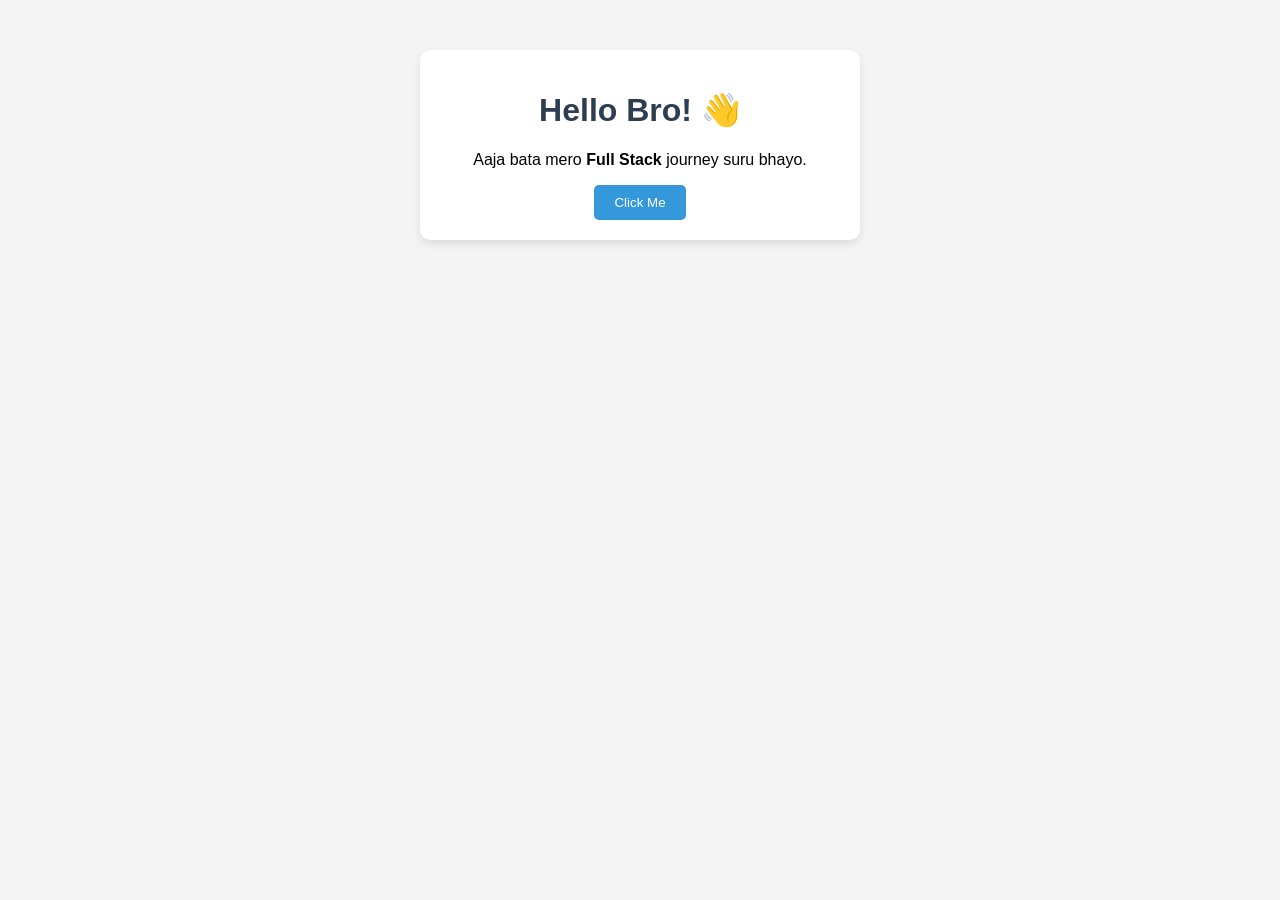
<file: index.html>
<!doctype html>
<html lang="en">
  <head>
    <meta charset="UTF-8" />
    <meta name="viewport" content="width=device-width, initial-scale=1.0" />
    <title>My First Step - Zero to Hero</title>
    <style>
      body {
        font-family: sans-serif;
        text-align: center;
        background: #f4f4f4;
      }
      .card {
        background: white;
        padding: 20px;
        border-radius: 10px;
        width: 400px;
        margin: 50px auto;
        box-shadow: 0 4px 8px rgba(0, 0, 0, 0.1);
      }
      h1 {
        color: #2c3e50;
      }
      button {
        background: #3498db;
        color: white;
        border: none;
        padding: 10px 20px;
        border-radius: 5px;
        cursor: pointer;
      }
    </style>
  </head>
  <body>
    <div class="card">
      <h1>Hello Bro! 👋</h1>
      <p>Aaja bata mero <b>Full Stack</b> journey suru bhayo.</p>
      <button onclick="alert('Congratulations! Patha thik chha!')">
        Click Me
      </button>
    </div>
  </body>
</html>
</file>
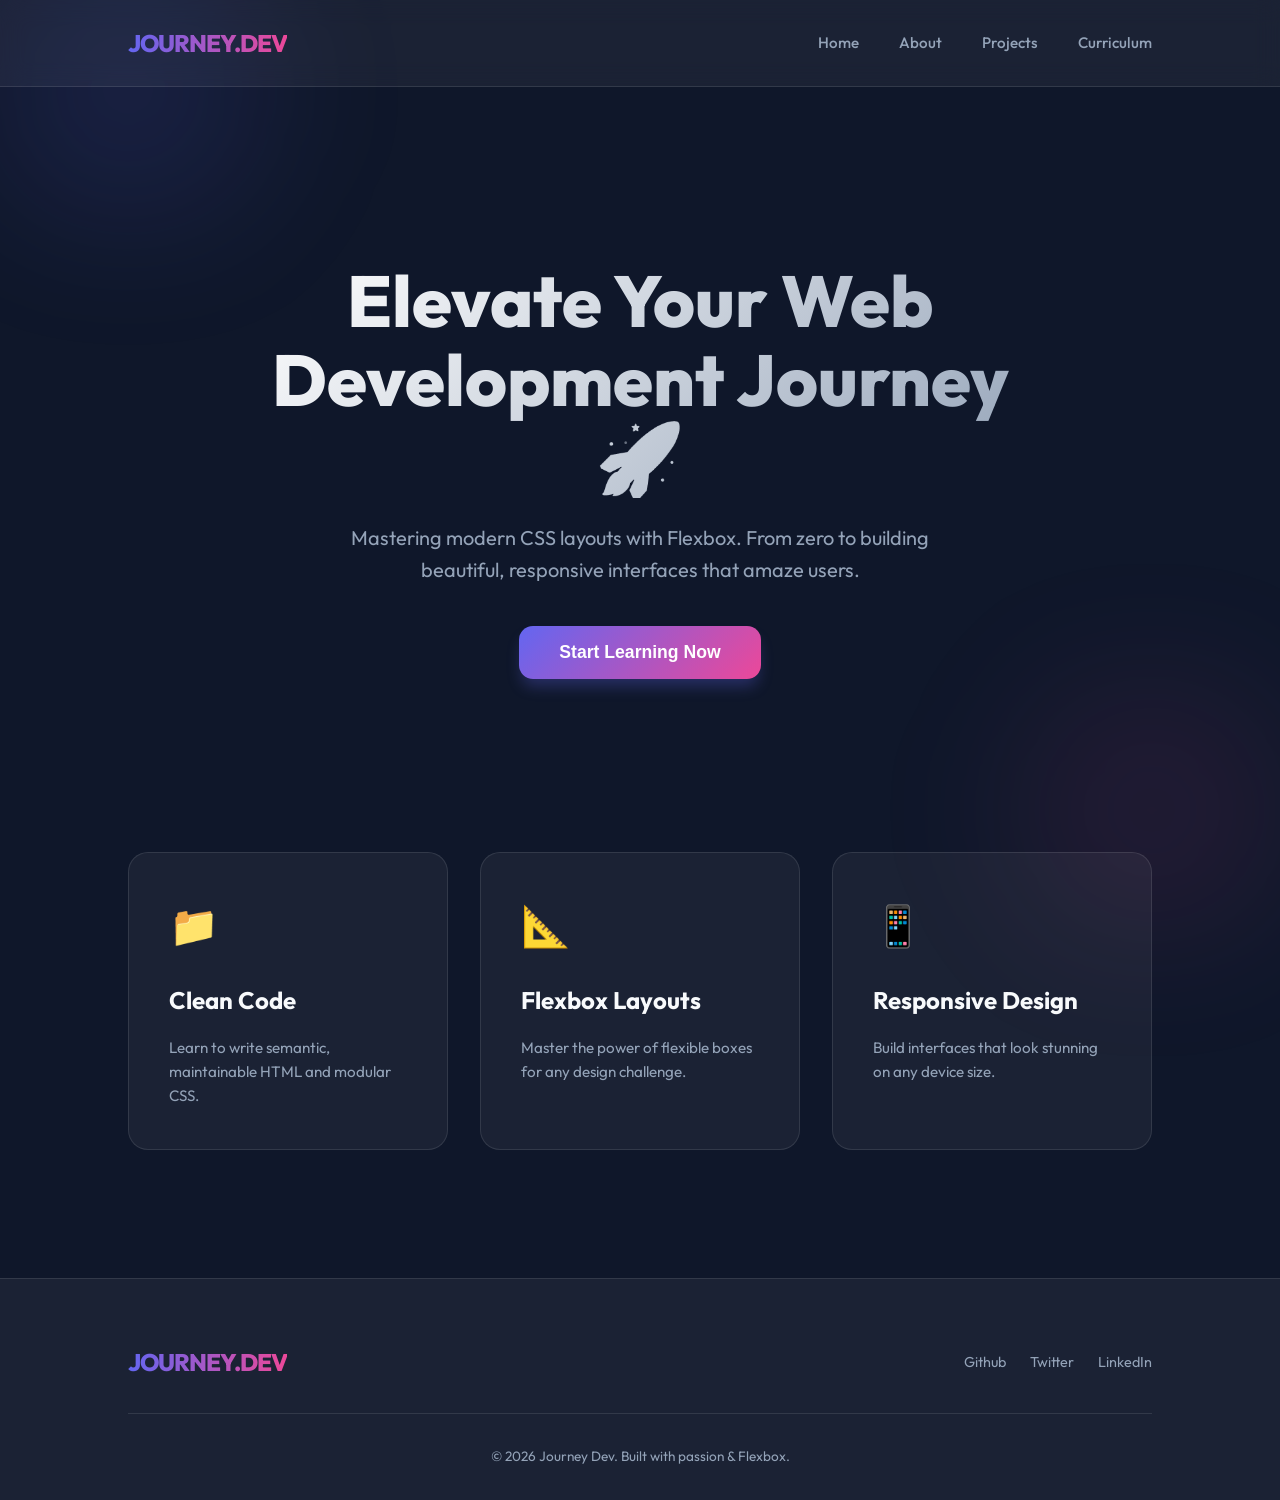
<file: flexbox-practice.html>
<!DOCTYPE html>
<html lang="en">

<head>
    <meta charset="UTF-8">
    <meta name="viewport" content="width=device-width, initial-scale=1.0">
    <title>Flexbox Mastery</title>
    <link rel="stylesheet" href="flexbox-style.css">
</head>

<body>

    <nav class="navbar">
        <div class="logo">JOURNEY.DEV</div>
        <ul class="nav-links">
            <li>Home</li>
            <li>About</li>
            <li>Projects</li>
            <li>Curriculum</li>
        </ul>
    </nav>

    <main>
        <div class="hero">
            <h1>Elevate Your Web <br>Development Journey 🚀</h1>
            <p>Mastering modern CSS layouts with Flexbox. From zero to building beautiful, responsive interfaces that
                amaze users.</p>
            <button class="cta-btn">Start Learning Now</button>
        </div>

        <section class="features">
            <div class="feature-card">
                <div class="feature-icon">📁</div>
                <h3>Clean Code</h3>
                <p>Learn to write semantic, maintainable HTML and modular CSS.</p>
            </div>
            <div class="feature-card">
                <div class="feature-icon">📐</div>
                <h3>Flexbox Layouts</h3>
                <p>Master the power of flexible boxes for any design challenge.</p>
            </div>
            <div class="feature-card">
                <div class="feature-icon">📱</div>
                <h3>Responsive Design</h3>
                <p>Build interfaces that look stunning on any device size.</p>
            </div>
        </section>
    </main>

    <footer>
        <div class="footer-content">
            <div class="logo">JOURNEY.DEV</div>
            <ul class="footer-links">
                <li><a href="#">Github</a></li>
                <li><a href="#">Twitter</a></li>
                <li><a href="#">LinkedIn</a></li>
            </ul>
        </div>
        <p class="copyright">&copy; 2026 Journey Dev. Built with passion & Flexbox.</p>
    </footer>

</body>

</html>
</file>
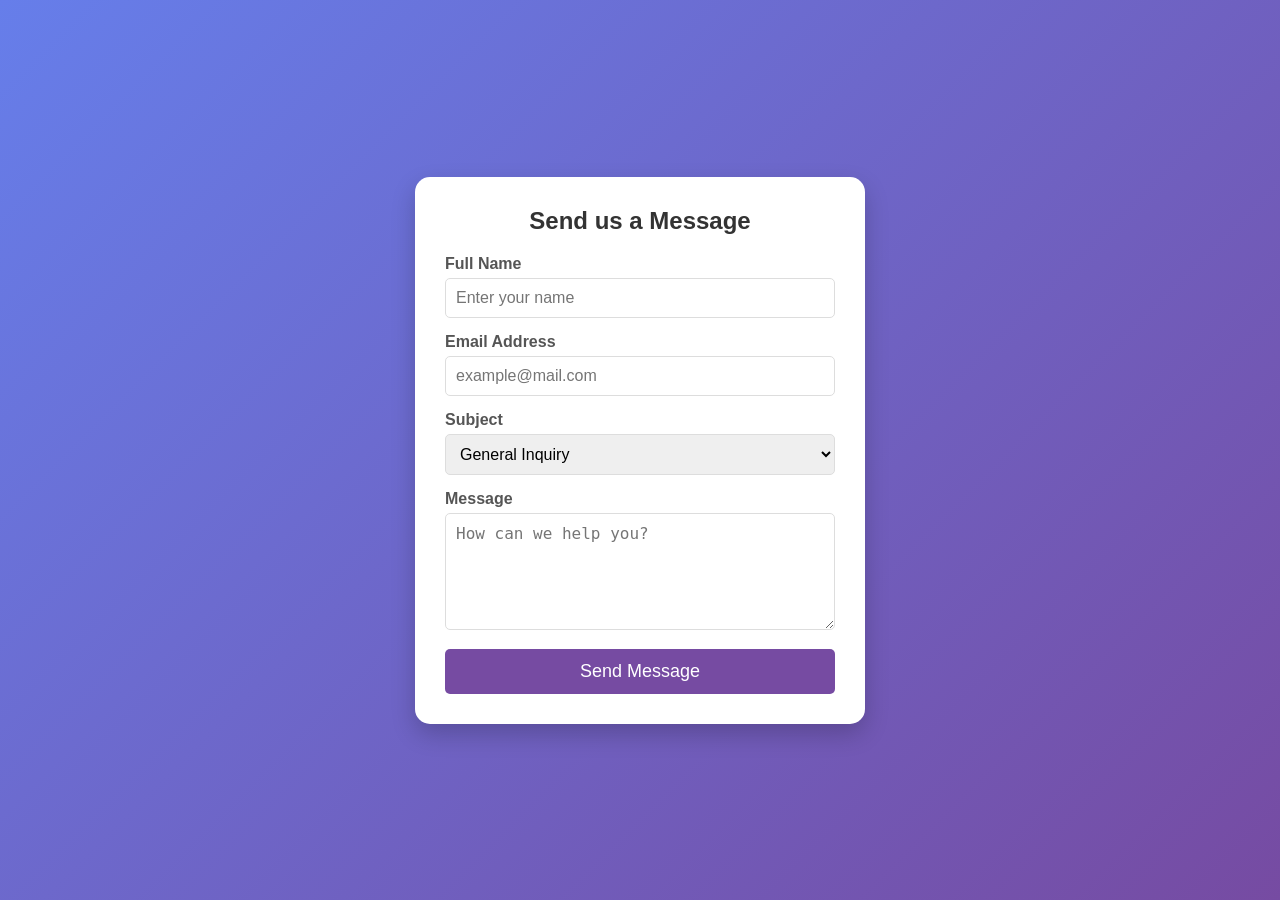
<file: form-practice.html>
<!DOCTYPE html>
<html lang="en">
<head>
    <meta charset="UTF-8">
    <title>Professional Form</title>
    <link rel="stylesheet" href="form-style.css">
</head>
<body>

    <div class="form-container">
        <h2>Send us a Message</h2>
        <form action="#">
            <div class="input-group">
                <label for="name">Full Name</label>
                <input type="text" id="name" placeholder="Enter your name" required>
            </div>

            <div class="input-group">
                <label for="email">Email Address</label>
                <input type="email" id="email" placeholder="example@mail.com" required>
            </div>

            <div class="input-group">
                <label for="subject">Subject</label>
                <select id="subject">
                    <option value="general">General Inquiry</option>
                    <option value="support">Technical Support</option>
                    <option value="feedback">Feedback</option>
                </select>
            </div>

            <div class="input-group">
                <label for="message">Message</label>
                <textarea id="message" rows="5" placeholder="How can we help you?"></textarea>
            </div>

            <button type="submit" class="submit-btn">Send Message</button>
        </form>
    </div>

</body>
</html>
</file>
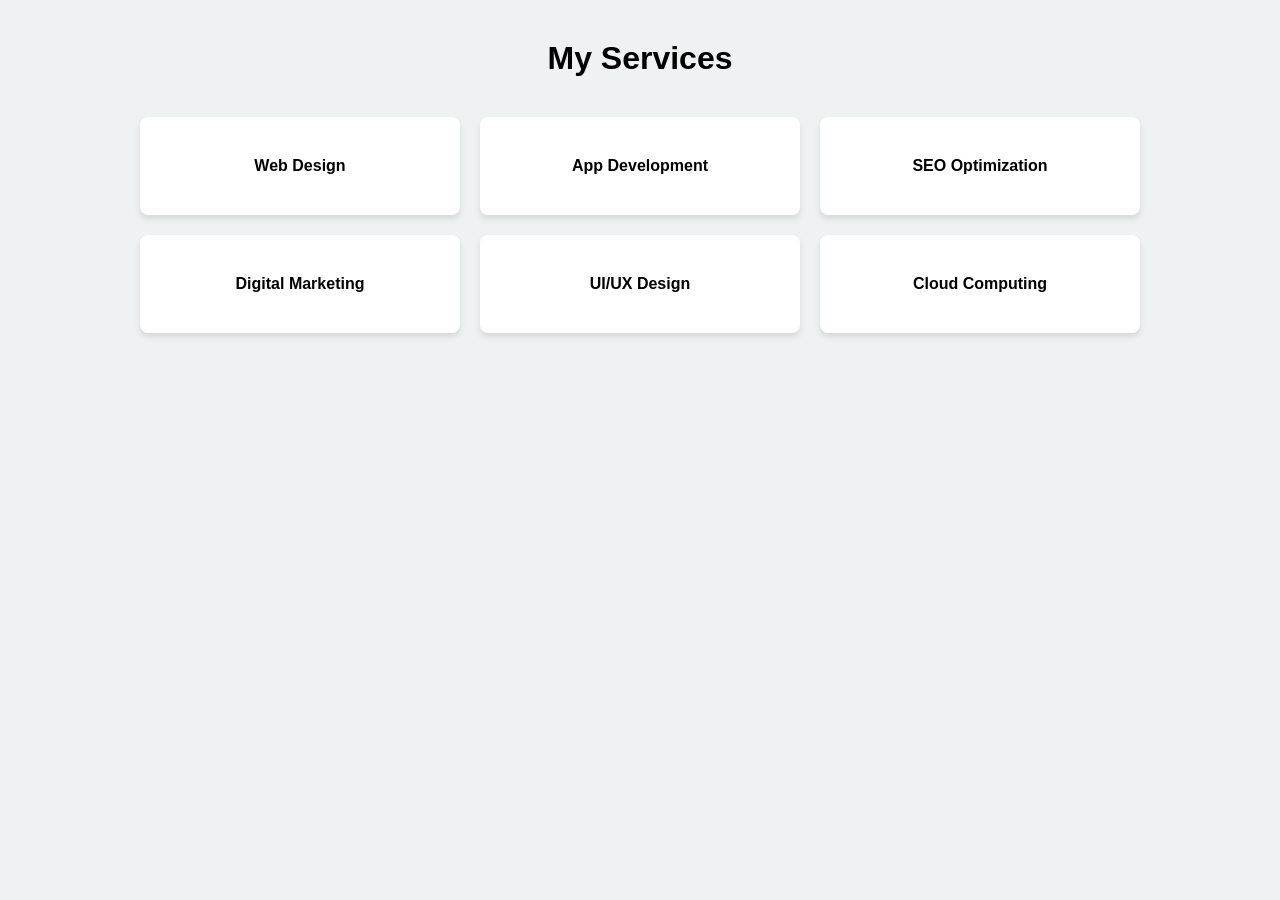
<file: grid-practice.html>
<!DOCTYPE html>
<html lang="en">
<head>
    <meta charset="UTF-8">
    <title>CSS Grid Layout</title>
    <link rel="stylesheet" href="grid-style.css">
</head>
<body>

    <h1 style="text-align: center; margin-top: 20px;">My Services</h1>

    <div class="grid-container">
        <div class="card">Web Design</div>
        <div class="card">App Development</div>
        <div class="card">SEO Optimization</div>
        <div class="card">Digital Marketing</div>
        <div class="card">UI/UX Design</div>
        <div class="card">Cloud Computing</div>
    </div>

</body>
</html>
</file>
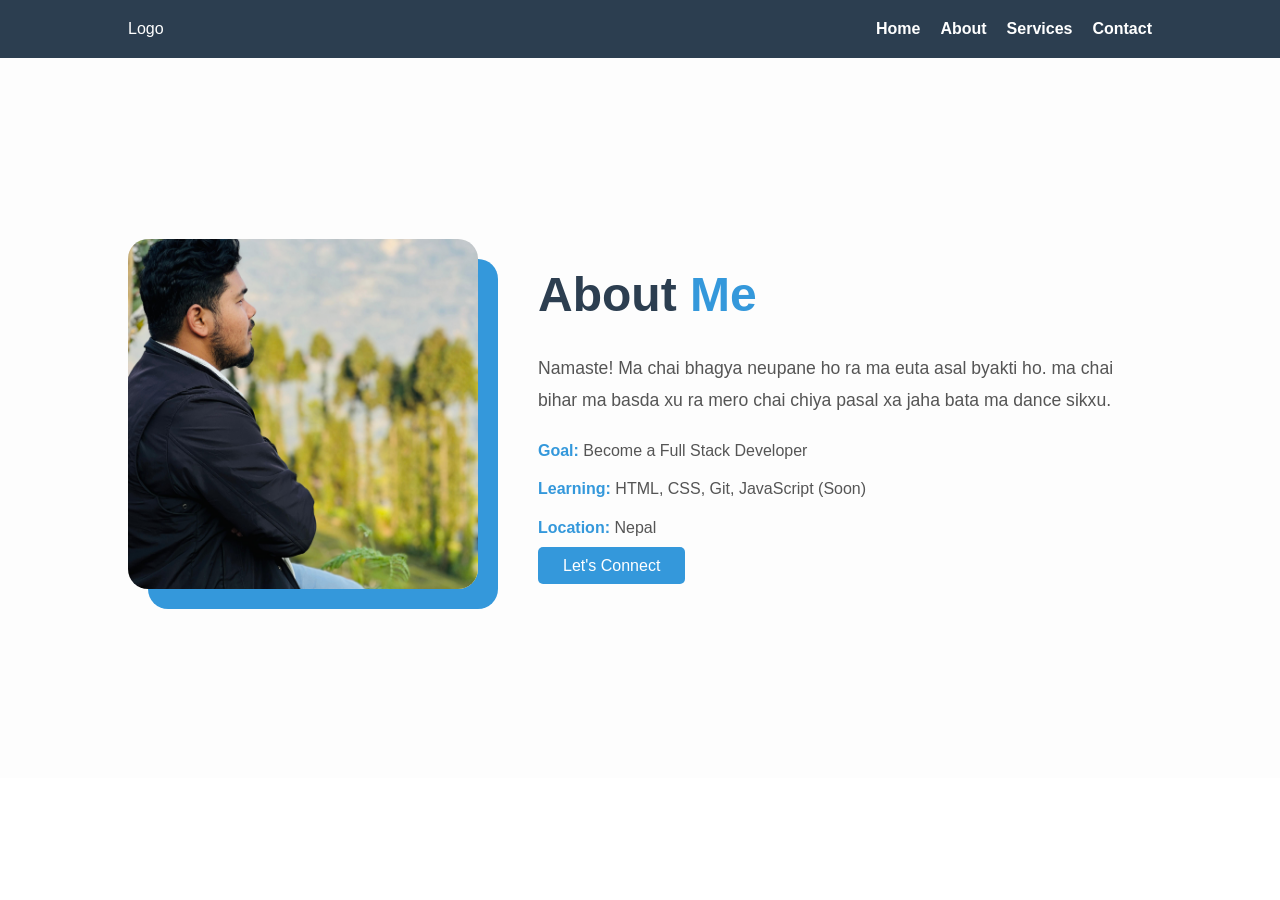
<file: main-about.html>
<!DOCTYPE html>
<html lang="en">
<head>
    <meta charset="UTF-8">
    <meta name="viewport" content="width=device-width, initial-scale=1.0">
    <title>About Me</title>
    <link rel="stylesheet" href="main-style.css">
</head>
<body>

    <nav class="navbar">
        <div class="logo">Logo</div>
        <ul class="nav-links">
            <li><a href="main-home.html">Home</a></li>
            <li><a href="main-about.html">About</a></li>
            <li><a href="main-services.html">Services</a></li>
            <li><a href="main-contact.html">Contact</a></li>
        </ul>
    </nav>

    <section class="about-container">
        <div class="about-content">
            <div class="about-image">
                <img src="/img/img2.jpeg" alt="My Profile Photo">
            </div>

            <div class="about-text">
                <h1>About <span class="highlight">Me</span></h1>
                <p>Namaste! Ma chai bhagya neupane ho ra ma euta asal byakti ho. ma chai bihar ma basda xu ra mero chai chiya pasal xa jaha bata ma dance sikxu.</p>
                
                <div class="personal-info">
                    <p><strong>Goal:</strong> Become a Full Stack Developer</p>
                    <p><strong>Learning:</strong> HTML, CSS, Git, JavaScript (Soon)</p>
                    <p><strong>Location:</strong> Nepal</p>
                </div>

                <a href="main-contact.html" class="btn">Let's Connect</a>
            </div>
        </div>
    </section>

</body>
</html>
</file>
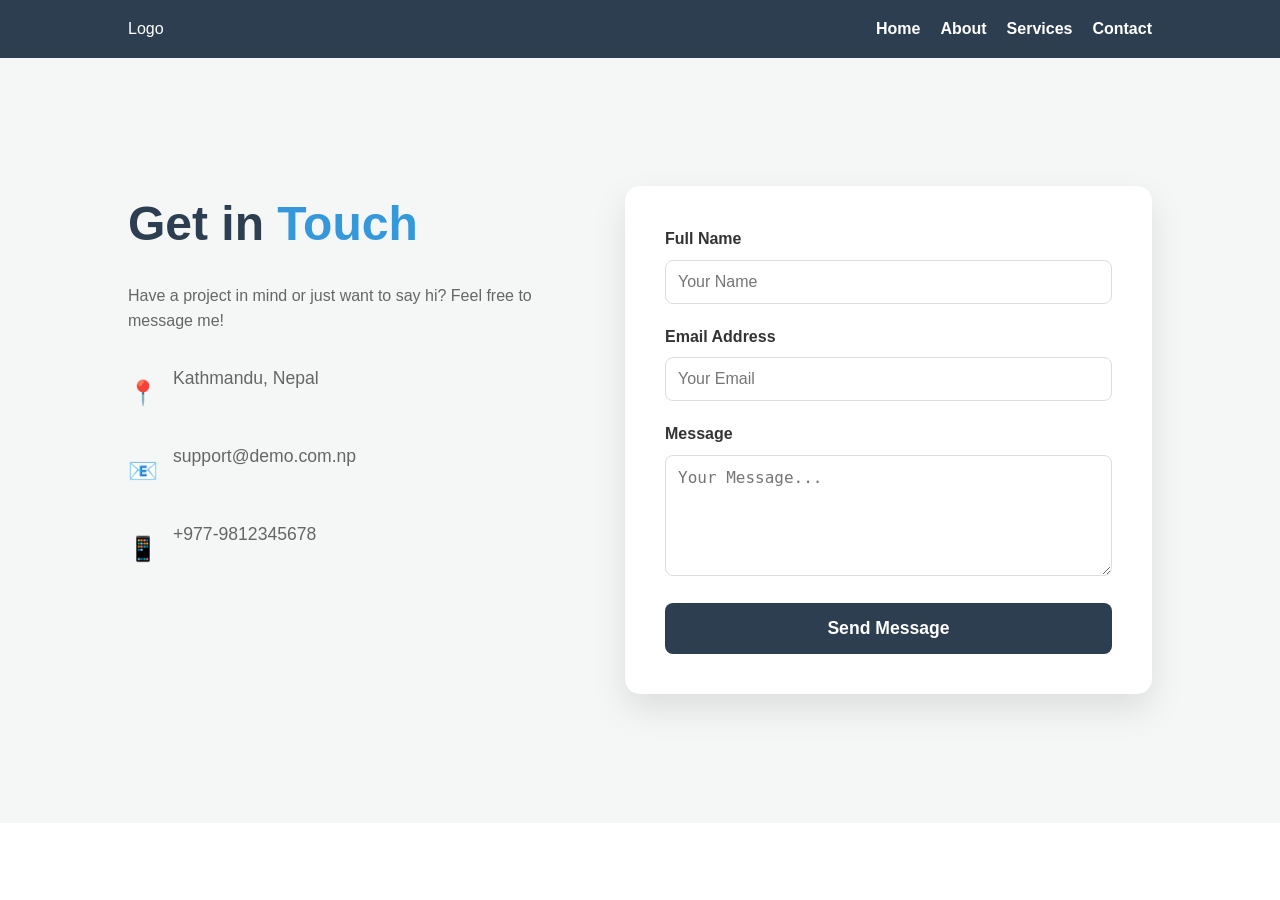
<file: main-contact.html>
<!DOCTYPE html>
<html lang="en">
<head>
    <meta charset="UTF-8">
    <meta name="viewport" content="width=device-width, initial-scale=1.0">
    <title>Contact Me - My Dev Journey</title>
    <link rel="stylesheet" href="main-style.css">
</head>
<body>

    <nav class="navbar">
        <div class="logo">Logo</div>
        <ul class="nav-links">
            <li><a href="main-home.html">Home</a></li>
            <li><a href="main-about.html">About</a></li>
            <li><a href="main-services.html">Services</a></li>
            <li><a href="main-contact.html">Contact</a></li>
        </ul>
    </nav>

    <section class="contact-section">
        <div class="contact-container">
            
            <div class="contact-info">
                <h1>Get in <span class="highlight">Touch</span></h1>
                <p>Have a project in mind or just want to say hi? Feel free to message me!</p>
                
                <div class="info-item">
                    <span>📍</span>
                    <p>Kathmandu, Nepal</p>
                </div>
                <div class="info-item">
                    <span>📧</span>
                    <p>support@demo.com.np</p>
                </div>
                <div class="info-item">
                    <span>📱</span>
                    <p>+977-9812345678</p>
                </div>
            </div>

            <div class="contact-form-card">
                <form action="#">
                    <div class="form-group">
                        <label>Full Name</label>
                        <input type="text" placeholder="Your Name" required>
                    </div>
                    <div class="form-group">
                        <label>Email Address</label>
                        <input type="email" placeholder="Your Email" required>
                    </div>
                    <div class="form-group">
                        <label>Message</label>
                        <textarea rows="5" placeholder="Your Message..."></textarea>
                    </div>
                    <button type="submit" class="submit-btn">Send Message</button>
                </form>
            </div>

        </div>
    </section>

</body>
</html>
</file>
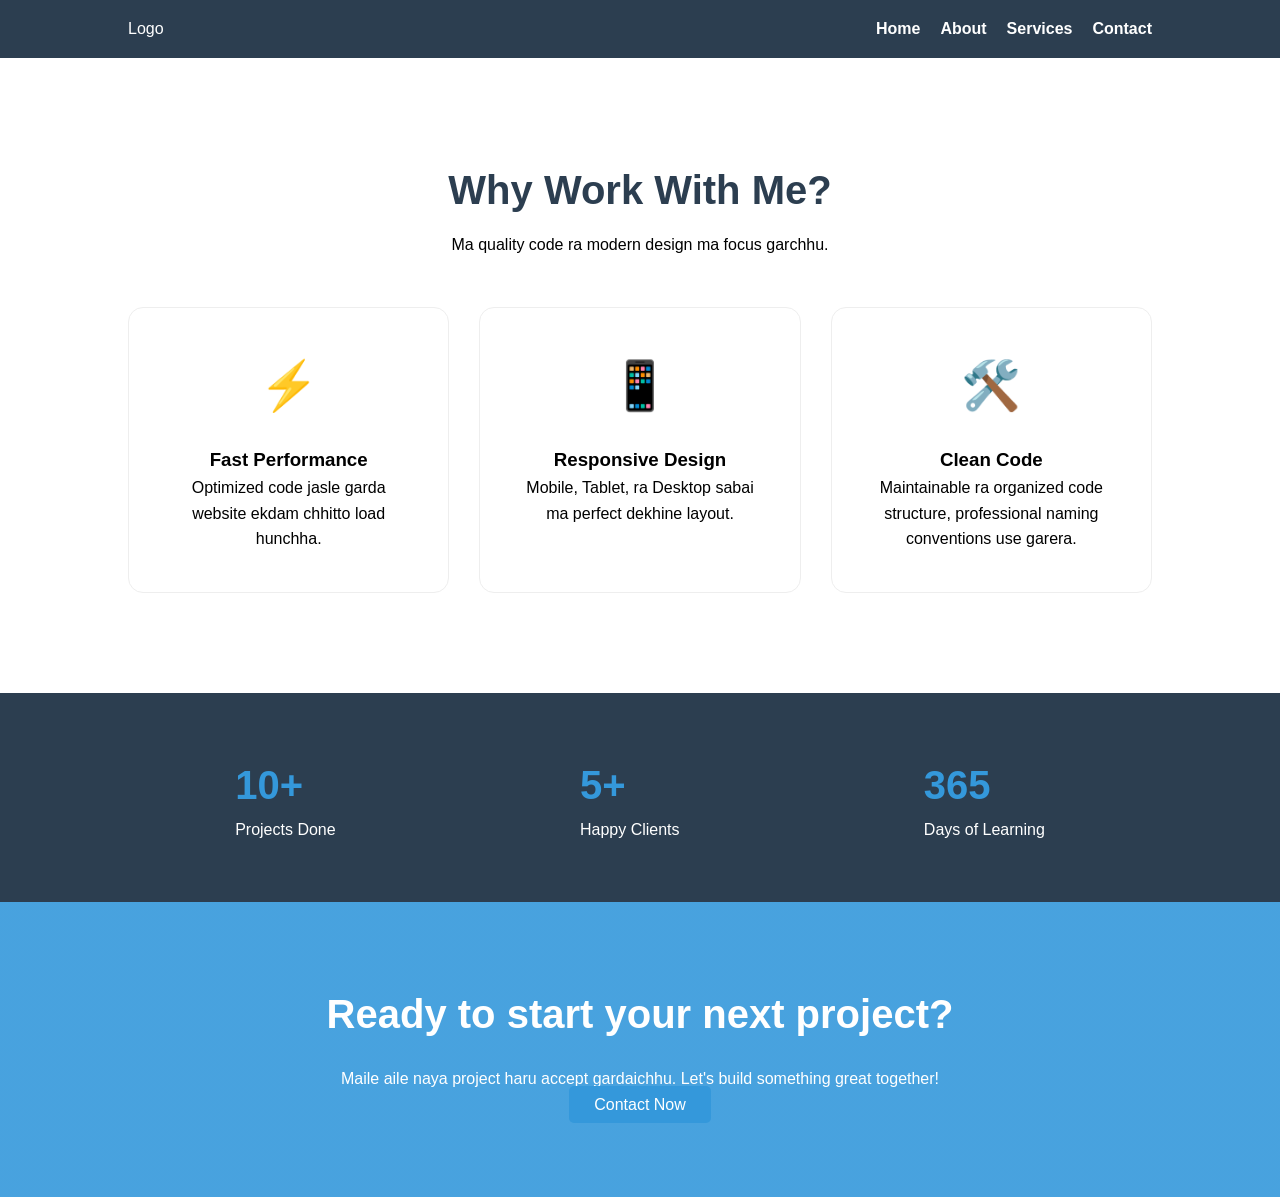
<file: main-home.html>
<!DOCTYPE html>
<html lang="en">
<head>
    <meta charset="UTF-8">
    <meta name="viewport" content="width=device-width, initial-scale=1.0">
    <title>My Portfolio</title>
    <link rel="stylesheet" href="main-style.css">
</head>
<body>
    <nav class="navbar">
        <div class="logo">Logo</div>
        <ul class="nav-links">
            <li><a href="main-home.html">Home</a></li>
            <li><a href="main-about.html">About</a></li>
            <li><a href="main-services.html">Services</a></li>
            <li><a href="main-contact.html">Contact</a></li>
        </ul>
    </nav>
    <section class="features">
    <div class="section-title">
        <h2>Why Work With Me?</h2>
        <p>Ma quality code ra modern design ma focus garchhu.</p>
    </div>
    <div class="feature-grid">
        <div class="f-card">
            <span class="f-icon">⚡</span>
            <h3>Fast Performance</h3>
            <p>Optimized code jasle garda website ekdam chhitto load hunchha.</p>
        </div>
        <div class="f-card">
            <span class="f-icon">📱</span>
            <h3>Responsive Design</h3>
            <p>Mobile, Tablet, ra Desktop sabai ma perfect dekhine layout.</p>
        </div>
        <div class="f-card">
            <span class="f-icon">🛠️</span>
            <h3>Clean Code</h3>
            <p>Maintainable ra organized code structure, professional naming conventions use garera.</p>
        </div>
    </div>
</section>

<section class="stats-bar">
    <div class="stat-item">
        <h3>10+</h3>
        <p>Projects Done</p>
    </div>
    <div class="stat-item">
        <h3>5+</h3>
        <p>Happy Clients</p>
    </div>
    <div class="stat-item">
        <h3>365</h3>
        <p>Days of Learning</p>
    </div>
</section>

<section class="cta-banner">
    <h2>Ready to start your next project?</h2>
    <p>Maile aile naya project haru accept gardaichhu. Let's build something great together!</p>
    <a href="main-contact.html" class="btn btn-primary">Contact Now</a>
</section>
</body>
</html>
</file>
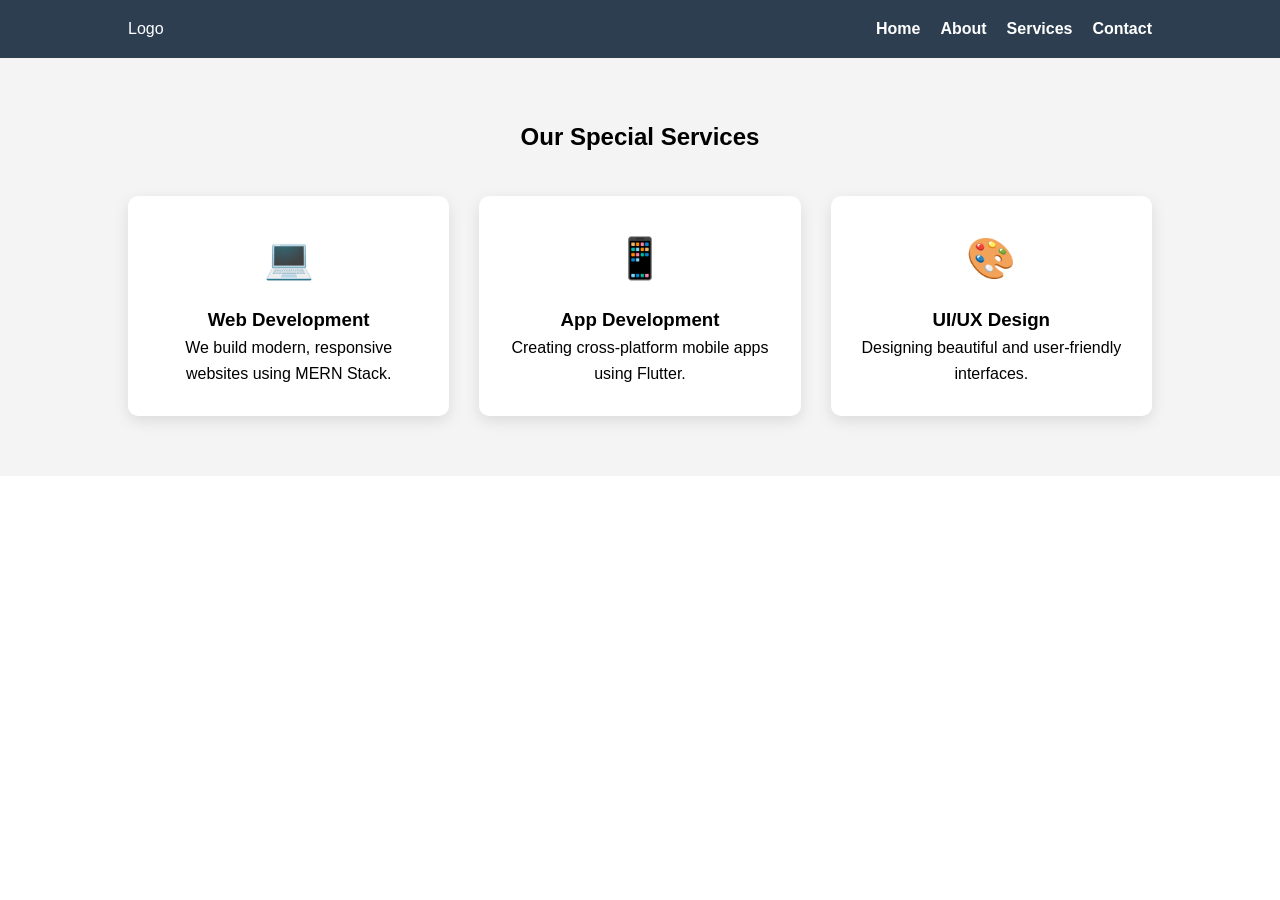
<file: main-services.html>
<!DOCTYPE html>
<html lang="en">
<head>
    <meta charset="UTF-8">
    <meta name="viewport" content="width=device-width, initial-scale=1.0">
    <title>Document</title>
    <link rel="stylesheet" href="main-style.css">
</head>
<body>
    <nav class="navbar">
        <div class="logo">Logo</div>
        <ul class="nav-links">
            <li><a href="main-home.html">Home</a></li>
            <li><a href="main-about.html">About</a></li>
            <li><a href="main-services.html">Services</a></li>
            <li><a href="main-contact.html">Contact</a></li>
        </ul>
    </nav>
    <section class="services-section">
    <h1>Our Special Services</h1>
    <div class="services-grid">
        <div class="service-card">
            <div class="icon">💻</div>
            <h3>Web Development</h3>
            <p>We build modern, responsive websites using MERN Stack.</p>
        </div>
        <div class="service-card">
            <div class="icon">📱</div>
            <h3>App Development</h3>
            <p>Creating cross-platform mobile apps using Flutter.</p>
        </div>
        <div class="service-card">
            <div class="icon">🎨</div>
            <h3>UI/UX Design</h3>
            <p>Designing beautiful and user-friendly interfaces.</p>
        </div>
    </div>
</section>
</body>
</html>
</file>
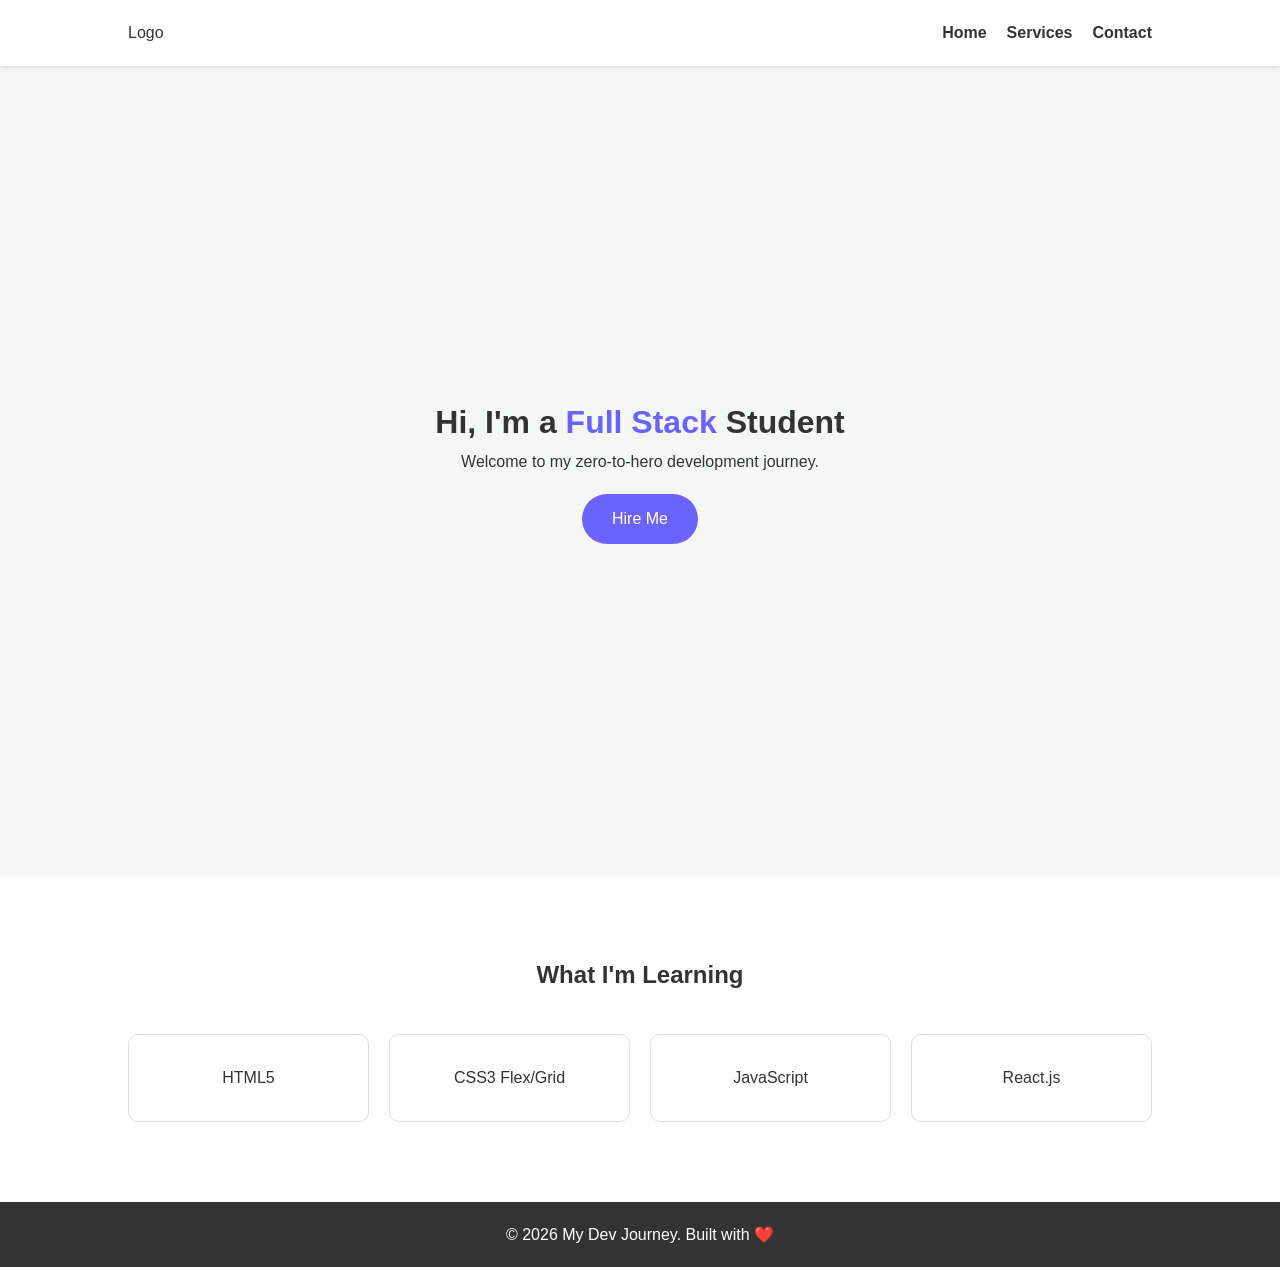
<file: portfolio-landing.html>
<!DOCTYPE html>
<html lang="en">
<head>
    <meta charset="UTF-8">
    <meta name="viewport" content="width=device-width, initial-scale=1.0">
    <title>Portfolio Landing Page</title>
    <link rel="stylesheet" href="landing-style.css">
</head>
<body>

    <nav class="navbar">
        <div class="logo">Logo</div>
        <ul class="nav-links">
            <li><a href="#home">Home</a></li>
            <li><a href="#services">Services</a></li>
            <li><a href="#contact">Contact</a></li>
        </ul>
    </nav>

    <header id="home" class="hero">
        <div class="hero-content">
            <h1>Hi, I'm a <span class="highlight">Full Stack</span> Student</h1>
            <p>Welcome to my zero-to-hero development journey.</p>
            <a href="form-practice.html" class="btn">Hire Me</a>
        </div>
    </header>

    <section id="services" class="services">
        <h2>What I'm Learning</h2>
        <div class="service-grid">
            <div class="s-card">HTML5</div>
            <div class="s-card">CSS3 Flex/Grid</div>
            <div class="s-card">JavaScript</div>
            <div class="s-card">React.js</div>
        </div>
    </section>

    <footer>
        <p>&copy; 2026 My Dev Journey. Built with ❤️</p>
    </footer>

</body>
</html>
</file>
<file: flexbox-style.css>
@import url('https://fonts.googleapis.com/css2?family=Outfit:wght@300;400;600;800&display=swap');

:root {
    --primary: #6366f1;
    --primary-hover: #4f46e5;
    --secondary: #ec4899;
    --bg: #0f172a;
    --text: #f8fafc;
    --text-muted: #94a3b8;
    --glass: rgba(255, 255, 255, 0.05);
    --glass-border: rgba(255, 255, 255, 0.1);
}

* {
    margin: 0;
    padding: 0;
    box-sizing: border-box;
}

body {
    font-family: 'Outfit', sans-serif;
    background-color: var(--bg);
    color: var(--text);
    line-height: 1.6;
    overflow-x: hidden;
}

/* Custom Scrollbar */
::-webkit-scrollbar {
    width: 10px;
}

::-webkit-scrollbar-track {
    background: var(--bg);
}

::-webkit-scrollbar-thumb {
    background: var(--glass-border);
    border-radius: 5px;
    border: 2px solid var(--bg);
}

::-webkit-scrollbar-thumb:hover {
    background: var(--primary);
}

/* Background Gradient Blobs */
body::before {
    content: '';
    position: fixed;
    top: -10%;
    left: -10%;
    width: 40%;
    height: 40%;
    background: radial-gradient(circle, rgba(99, 102, 241, 0.15) 0%, transparent 70%);
    z-index: -1;
    filter: blur(50px);
}

body::after {
    content: '';
    position: fixed;
    bottom: -10%;
    right: -10%;
    width: 40%;
    height: 40%;
    background: radial-gradient(circle, rgba(236, 72, 153, 0.1) 0%, transparent 70%);
    z-index: -1;
    filter: blur(50px);
}

/* Flexbox for Navbar */
.navbar {
    display: flex;
    justify-content: space-between;
    align-items: center;
    padding: 1.5rem 10%;
    background: var(--glass);
    backdrop-filter: blur(12px);
    -webkit-backdrop-filter: blur(12px);
    border-bottom: 1px solid var(--glass-border);
    position: sticky;
    top: 0;
    z-index: 1000;
}

.logo {
    font-size: 1.5rem;
    font-weight: 800;
    background: linear-gradient(to right, var(--primary), var(--secondary));
    -webkit-background-clip: text;
    background-clip: text;
    -webkit-text-fill-color: transparent;
    letter-spacing: -1px;
}

.nav-links {
    display: flex;
    list-style: none;
    gap: 2.5rem;
}

.nav-links li {
    font-weight: 500;
    color: var(--text-muted);
    transition: all 0.3s ease;
    cursor: pointer;
    font-size: 0.95rem;
    position: relative;
}

.nav-links li:hover {
    color: var(--text);
}

.nav-links li::after {
    content: '';
    position: absolute;
    bottom: -4px;
    left: 0;
    width: 0;
    height: 2px;
    background: var(--primary);
    transition: width 0.3s ease;
}

.nav-links li:hover::after {
    width: 100%;
}

/* Hero Section */
.hero {
    height: 85vh;
    display: flex;
    flex-direction: column;
    justify-content: center;
    align-items: center;
    text-align: center;
    padding: 0 1rem;
    max-width: 800px;
    margin: 0 auto;
}

.hero h1 {
    font-size: clamp(2.5rem, 8vw, 4.5rem);
    font-weight: 800;
    line-height: 1.1;
    margin-bottom: 1.5rem;
    background: linear-gradient(135deg, #fff 0%, #94a3b8 100%);
    -webkit-background-clip: text;
    background-clip: text;
    -webkit-text-fill-color: transparent;
}

.hero p {
    font-size: clamp(1rem, 3vw, 1.25rem);
    color: var(--text-muted);
    margin-bottom: 2.5rem;
    max-width: 600px;
}

.cta-btn {
    padding: 1rem 2.5rem;
    background: linear-gradient(135deg, var(--primary), var(--secondary));
    color: white;
    border: none;
    border-radius: 14px;
    font-size: 1.1rem;
    font-weight: 700;
    cursor: pointer;
    transition: all 0.4s cubic-bezier(0.4, 0, 0.2, 1);
    box-shadow: 0 10px 15px -3px rgba(99, 102, 241, 0.3);
    position: relative;
    overflow: hidden;
}

.cta-btn::before {
    content: '';
    position: absolute;
    top: 0;
    left: -100%;
    width: 100%;
    height: 100%;
    background: linear-gradient(120deg,
            transparent,
            rgba(255, 255, 255, 0.2),
            transparent);
    transition: 0.6s;
}

.cta-btn:hover::before {
    left: 100%;
}

.cta-btn:hover {
    transform: translateY(-3px) scale(1.02);
    box-shadow: 0 20px 25px -5px rgba(99, 102, 241, 0.4);
}

.cta-btn:active {
    transform: translateY(0);
}

/* Features Section */
.features {
    display: flex;
    justify-content: center;
    gap: 2rem;
    padding: 0 10% 8rem 10%;
    flex-wrap: wrap;
}

.feature-card {
    background: var(--glass);
    border: 1px solid var(--glass-border);
    padding: 2.5rem;
    border-radius: 20px;
    flex: 1;
    min-width: 280px;
    max-width: 350px;
    transition: all 0.4s cubic-bezier(0.175, 0.885, 0.32, 1.275);
    cursor: default;
}

.feature-card:hover {
    transform: translateY(-10px) scale(1.02);
    border-color: var(--primary);
    background: rgba(255, 255, 255, 0.08);
}

.feature-icon {
    font-size: 2.5rem;
    margin-bottom: 1.5rem;
}

.feature-card h3 {
    font-size: 1.5rem;
    margin-bottom: 1rem;
    color: var(--text);
}

.feature-card p {
    color: var(--text-muted);
    font-size: 0.95rem;
}

/* Footer */
footer {
    padding: 4rem 10% 2rem;
    background: var(--glass);
    border-top: 1px solid var(--glass-border);
    text-align: center;
}

.footer-content {
    display: flex;
    justify-content: space-between;
    align-items: center;
    flex-wrap: wrap;
    gap: 2rem;
    margin-bottom: 2rem;
}

.footer-links {
    display: flex;
    gap: 1.5rem;
    list-style: none;
}

.footer-links a {
    color: var(--text-muted);
    text-decoration: none;
    font-size: 0.9rem;
    transition: color 0.3s ease;
}

.footer-links a:hover {
    color: var(--primary);
}

.copyright {
    color: var(--text-muted);
    font-size: 0.85rem;
    border-top: 1px solid var(--glass-border);
    padding-top: 2rem;
}

/* Animations */
@keyframes fadeInUp {
    from {
        opacity: 0;
        transform: translateY(20px);
    }

    to {
        opacity: 1;
        transform: translateY(0);
    }
}

.hero h1,
.hero p,
.cta-btn,
.feature-card {
    animation: fadeInUp 0.8s ease forwards;
}

.hero p {
    animation-delay: 0.2s;
}

.cta-btn {
    animation-delay: 0.4s;
}

.features {
    animation-delay: 0.6s;
}

/* Responsive adjustments */
@media (max-width: 768px) {
    .navbar {
        padding: 1.25rem 5%;
    }

    .nav-links {
        display: none;
        /* Can add a hamburger later if needed */
    }
}
</file>
<file: form-style.css>
* {
    margin: 0;
    padding: 0;
    box-sizing: border-box;
}

body {
    font-family: 'Poppins', sans-serif;
    background: linear-gradient(135deg, #667eea 0%, #764ba2 100%);
    display: flex;
    justify-content: center;
    align-items: center;
    height: 100vh;
}

.form-container {
    background: white;
    padding: 30px;
    border-radius: 15px;
    box-shadow: 0 10px 25px rgba(0,0,0,0.2);
    width: 100%;
    max-width: 450px;
}

h2 {
    text-align: center;
    margin-bottom: 20px;
    color: #333;
}

.input-group {
    margin-bottom: 15px;
}

.input-group label {
    display: block;
    margin-bottom: 5px;
    font-weight: bold;
    color: #555;
}

.input-group input, 
.input-group select, 
.input-group textarea {
    width: 100%;
    padding: 10px;
    border: 1px solid #ddd;
    border-radius: 5px;
    font-size: 16px;
}

.input-group input:focus {
    outline: none;
    border-color: #667eea;
    box-shadow: 0 0 5px rgba(102, 126, 234, 0.5);
}

.submit-btn {
    width: 100%;
    padding: 12px;
    background: #764ba2;
    color: white;
    border: none;
    border-radius: 5px;
    font-size: 18px;
    cursor: pointer;
    transition: 0.3s;
}

.submit-btn:hover {
    background: #5a3782;
}
</file>
<file: grid-style.css>
* {
    margin: 0;
    padding: 0;
    box-sizing: border-box;
}

body {
    font-family: 'Segoe UI', sans-serif;
    background-color: #eef2f3;
    padding: 20px;
}

.grid-container {
    display: grid;
    /* Yo line le 3 ota equal columns banauchha */
    grid-template-columns: repeat(3, 1fr); 
    gap: 20px; /* Cards bich ko space */
    max-width: 1000px;
    margin: 40px auto;
}

.card {
    background: white;
    padding: 40px;
    text-align: center;
    font-weight: bold;
    border-radius: 8px;
    box-shadow: 0 4px 6px rgba(0,0,0,0.1);
    transition: transform 0.3s;
}

.card:hover {
    transform: translateY(-10px); /* Hover garda mathi sarchha */
    background-color: #3498db;
    color: white;
    cursor: pointer;
}

/* Mobile ko lagi Responsive Grid */
@media (max-width: 768px) {
    .grid-container {
        grid-template-columns: repeat(2, 1fr); /* Tablet ma 2 ota */
    }
}

@media (max-width: 480px) {
    .grid-container {
        grid-template-columns: 1fr; /* Mobile ma 1 ta matra */
    }
}
</file>
<file: main-style.css>
* {
    margin: 0;
    padding: 0;
    box-sizing: border-box;
}

body {
    font-family: 'Arial', sans-serif;
    line-height: 1.6;
}

/* Navbar Style */
.navbar {
    display: flex;
    justify-content: space-between;
    align-items: center;
    padding: 1rem 10%;
    background-color: #2c3e50;
    color: white;
}

.nav-links {
    display: flex;
    list-style: none;
    gap: 20px;
}

.nav-links a {
    color: white;
    text-decoration: none;
    font-weight: bold;
}

.nav-links a:hover {
    color: #3498db;
}

/* Hero Style */
.hero {
    height: 80vh;
    display: flex;
    flex-direction: column;
    justify-content: center;
    align-items: center;
    background: #f4f4f4;
    text-align: center;
}

.btn {
    margin-top: 20px;
    padding: 10px 25px;
    background: #3498db;
    color: white;
    text-decoration: none;
    border-radius: 5px;
}

/* About Page Specific Styles */
.about-container {
    padding: 80px 10%;
    min-height: 80vh;
    display: flex;
    align-items: center;
    justify-content: center;
    background-color: #fdfdfd;
}

.about-content {
    display: flex;
    align-items: center;
    gap: 60px;
    flex-wrap: wrap; /* Mobile ma automatic milcha */
}

.about-image img {
    width: 350px;
    height: 350px;
    border-radius: 20px; /* Thorei curve style */
    object-fit: cover;
    box-shadow: 20px 20px 0px #3498db; /* Blue shadow design */
}

.about-text {
    flex: 1;
    min-width: 300px;
}

.about-text h1 {
    font-size: 3rem;
    margin-bottom: 20px;
    color: #2c3e50;
}

.highlight {
    color: #3498db;
}

.about-text p {
    font-size: 1.1rem;
    color: #555;
    margin-bottom: 20px;
    line-height: 1.8;
}

.personal-info p {
    margin-bottom: 10px;
    font-size: 1rem;
}

.personal-info strong {
    color: #3498db;
}
/* Features Section */
.features {
    padding: 100px 10%;
    background: #fff;
    text-align: center;
}

.section-title h2 {
    font-size: 2.5rem;
    margin-bottom: 10px;
    color: #2c3e50;
}

.feature-grid {
    display: grid;
    grid-template-columns: repeat(auto-fit, minmax(280px, 1fr));
    gap: 30px;
    margin-top: 50px;
}

.f-card {
    padding: 40px;
    border: 1px solid #eee;
    border-radius: 15px;
    transition: 0.3s;
}

.f-card:hover {
    box-shadow: 0 10px 30px rgba(0,0,0,0.05);
    border-color: #3498db;
}

.f-icon {
    font-size: 3rem;
    display: block;
    margin-bottom: 20px;
}

/* Stats Bar */
.stats-bar {
    background: #2c3e50;
    color: white;
    padding: 60px 10%;
    display: flex;
    justify-content: space-around;
    flex-wrap: wrap;
    gap: 30px;
}

.stat-item h3 {
    font-size: 2.5rem;
    color: #3498db;
}

/* CTA Banner */
.cta-banner {
    padding: 80px 10%;
    background: linear-gradient(rgba(52, 152, 219, 0.9), rgba(52, 152, 219, 0.9)), 
                url('https://images.unsplash.com/photo-1517048676732-d65bc937f952?auto=format&fit=crop&w=1350&q=80');
    background-size: cover;
    background-position: center;
    color: white;
    text-align: center;
}

.cta-banner h2 {
    font-size: 2.5rem;
    margin-bottom: 20px;
}

/* Services Section */
.services-section {
    padding: 60px 10%;
    text-align: center;
    background-color: #f4f4f4;
}

.services-grid {
    display: grid;
    grid-template-columns: repeat(auto-fit, minmax(250px, 1fr));
    gap: 30px;
    margin-top: 40px;
}

.service-card {
    background: white;
    padding: 30px;
    border-radius: 10px;
    box-shadow: 0 5px 15px rgba(0,0,0,0.1);
    transition: 0.3s;
}

.service-card:hover {
    transform: translateY(-10px);
    border-bottom: 5px solid #3498db;
}

.service-card .icon {
    font-size: 40px;
    margin-bottom: 15px;
}

/* Contact Page Styles */
.contact-section {
    padding: 80px 10%;
    background-color: #f4f7f6;
    min-height: 85vh;
    display: flex;
    align-items: center;
}

.contact-container {
    display: flex;
    gap: 50px;
    width: 100%;
    flex-wrap: wrap;
}

.contact-info {
    flex: 1;
    min-width: 300px;
}

.contact-info h1 {
    font-size: 3rem;
    margin-bottom: 20px;
    color: #2c3e50;
}

.contact-info p {
    color: #666;
    margin-bottom: 30px;
}

.info-item {
    display: flex;
    align-items: center;
    gap: 15px;
    margin-bottom: 20px;
    font-size: 1.1rem;
}

.info-item span {
    font-size: 1.5rem;
}

/* Form Card Style */
.contact-form-card {
    flex: 1;
    min-width: 350px;
    background: white;
    padding: 40px;
    border-radius: 15px;
    box-shadow: 0 15px 35px rgba(0,0,0,0.1);
}

.form-group {
    margin-bottom: 20px;
}

.form-group label {
    display: block;
    margin-bottom: 8px;
    font-weight: bold;
    color: #333;
}

.form-group input, 
.form-group textarea {
    width: 100%;
    padding: 12px;
    border: 1px solid #ddd;
    border-radius: 8px;
    font-size: 1rem;
    outline: none;
    transition: 0.3s;
}

.form-group input:focus, 
.form-group textarea:focus {
    border-color: #3498db;
    box-shadow: 0 0 8px rgba(52, 152, 219, 0.2);
}

.submit-btn {
    width: 100%;
    padding: 15px;
    background: #2c3e50;
    color: white;
    border: none;
    border-radius: 8px;
    font-size: 1.1rem;
    font-weight: bold;
    cursor: pointer;
    transition: 0.3s;
}

.submit-btn:hover {
    background: #3498db;
    transform: translateY(-3px);
}

/* Responsive */
@media (max-width: 768px) {
    .contact-container {
        flex-direction: column;
    }
}

/* Mobile Responsive */
@media (max-width: 768px) {
    .about-content {
        text-align: center;
        flex-direction: column;
    }
    .about-image img {
        width: 100%;
        max-width: 300px;
        box-shadow: 10px 10px 0px #3498db;
    }
}
</file>
<file: landing-style.css>
* {
    margin: 0;
    padding: 0;
    box-sizing: border-box;
    scroll-behavior: smooth; /* Smooth scroll garda ramro dekhinchha */
}

body {
    font-family: 'Poppins', sans-serif;
    line-height: 1.6;
    color: #333;
}

/* Navbar */
.navbar {
    display: flex;
    justify-content: space-between;
    padding: 20px 10%;
    background: #fff;
    position: sticky;
    top: 0;
    box-shadow: 0 2px 5px rgba(0,0,0,0.1);
    z-index: 1000;
}

.nav-links {
    display: flex;
    list-style: none;
    gap: 20px;
}

.nav-links a {
    text-decoration: none;
    color: #333;
    font-weight: bold;
}

/* Hero */
.hero {
    height: 90vh;
    background: #f4f7f6;
    display: flex;
    justify-content: center;
    align-items: center;
    text-align: center;
}

.highlight { color: #6c63ff; }

.btn {
    display: inline-block;
    margin-top: 20px;
    padding: 12px 30px;
    background: #6c63ff;
    color: #fff;
    text-decoration: none;
    border-radius: 25px;
}

/* Services (Grid) */
.services {
    padding: 80px 10%;
    text-align: center;
}

.service-grid {
    display: grid;
    grid-template-columns: repeat(auto-fit, minmax(200px, 1fr)); /* Responsive Grid */
    gap: 20px;
    margin-top: 40px;
    
}

.s-card {
    background: #fff;
    padding: 30px;
    border: 1px solid #ddd;
    border-radius: 10px;
}
.s-card:hover{
    transform: translateY(-10px); /* Hover garda mathi sarchha */
    background-color: #3498db;
    color: white;
    cursor: pointer;
    transition: 0.5s;
}

footer {
    text-align: center;
    padding: 20px;
    background: #333;
    color: #fff;
}
</file>
